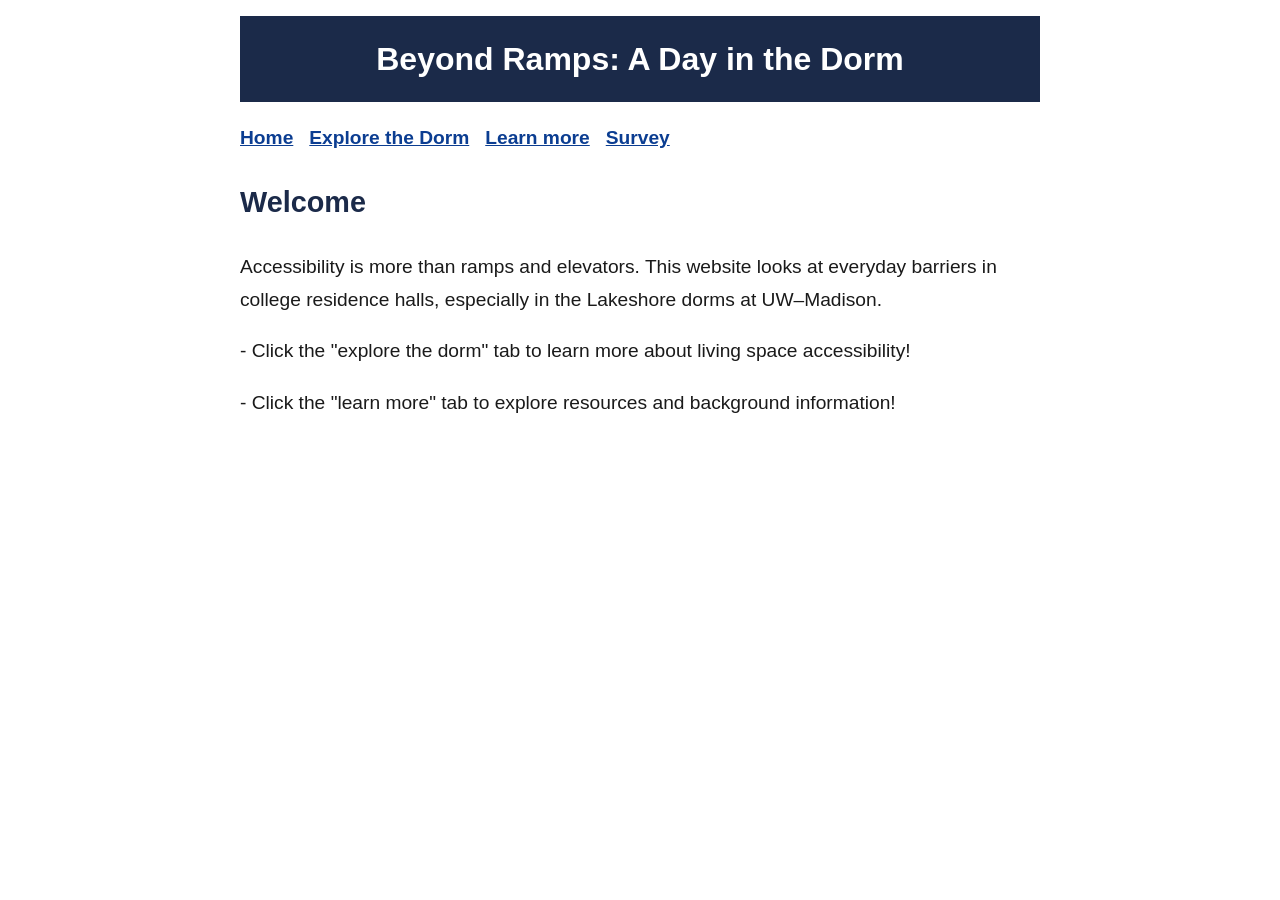
<file: index.html>
<!DOCTYPE html>
<html lang="en">
<head>
<meta charset="UTF-8">
<meta name="viewport" content="width=device-width, initial-scale=1">
<title>Beyond Ramps: A Day in the Dorm</title>
<link rel="stylesheet" href="styles.css">
</head>
<body>

<header>
  <h1>Beyond Ramps: A Day in the Dorm</h1>
</header>

<nav aria-label="Main navigation">
  <ul>
    <li><a href="index.html">Home</a></li>
    <li><a href="explore.html">Explore the Dorm</a></li>
    <li><a href="learn.html">Learn more</a></li>
    <li><a href="survey.html">Survey</a></li>
  </ul>
</nav>

<main>
  <h2>Welcome</h2>
  <p>Accessibility is more than ramps and elevators. This website looks at everyday barriers in college residence halls, especially in the Lakeshore dorms at UW–Madison.</p>
 <p> - Click the "explore the dorm" tab to learn more about living space accessibility! </p>
 <p> - Click the "learn more" tab to explore resources and background information! </p>
</main>

</body>
</html>
</file>
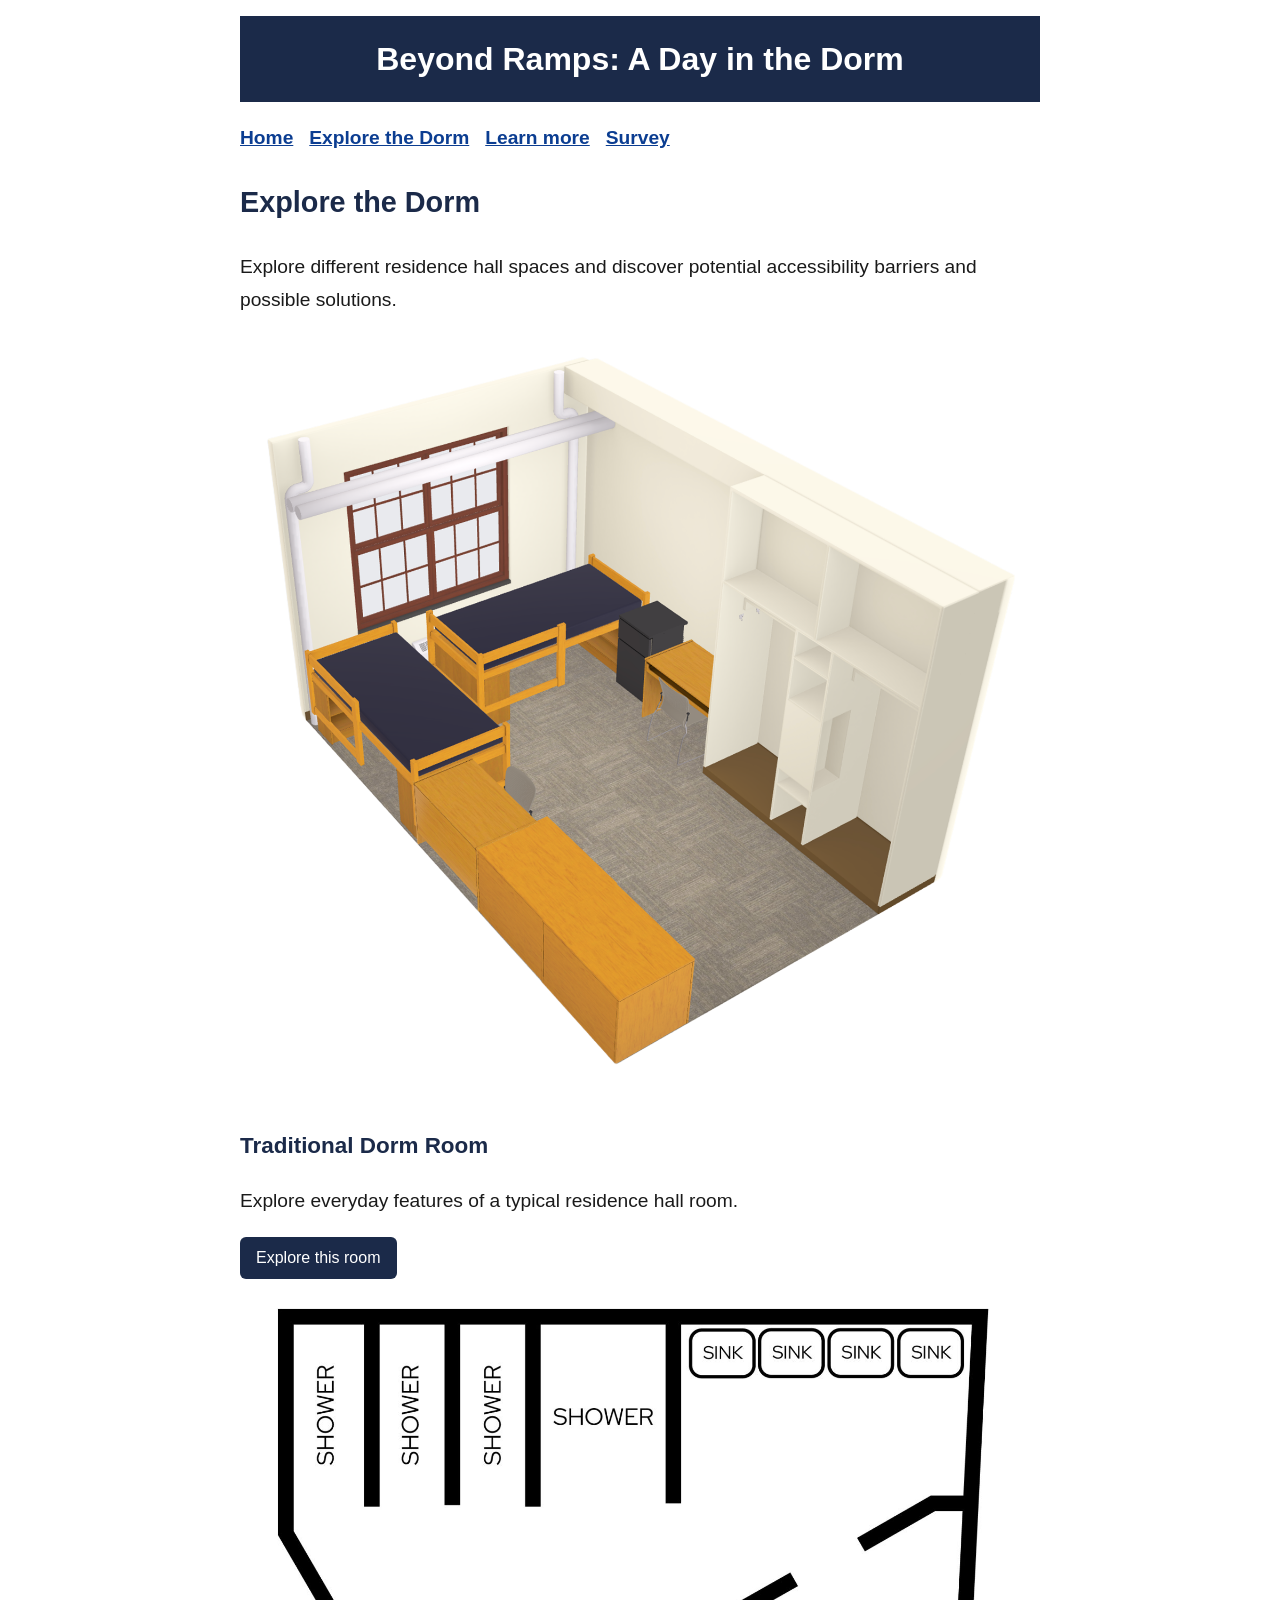
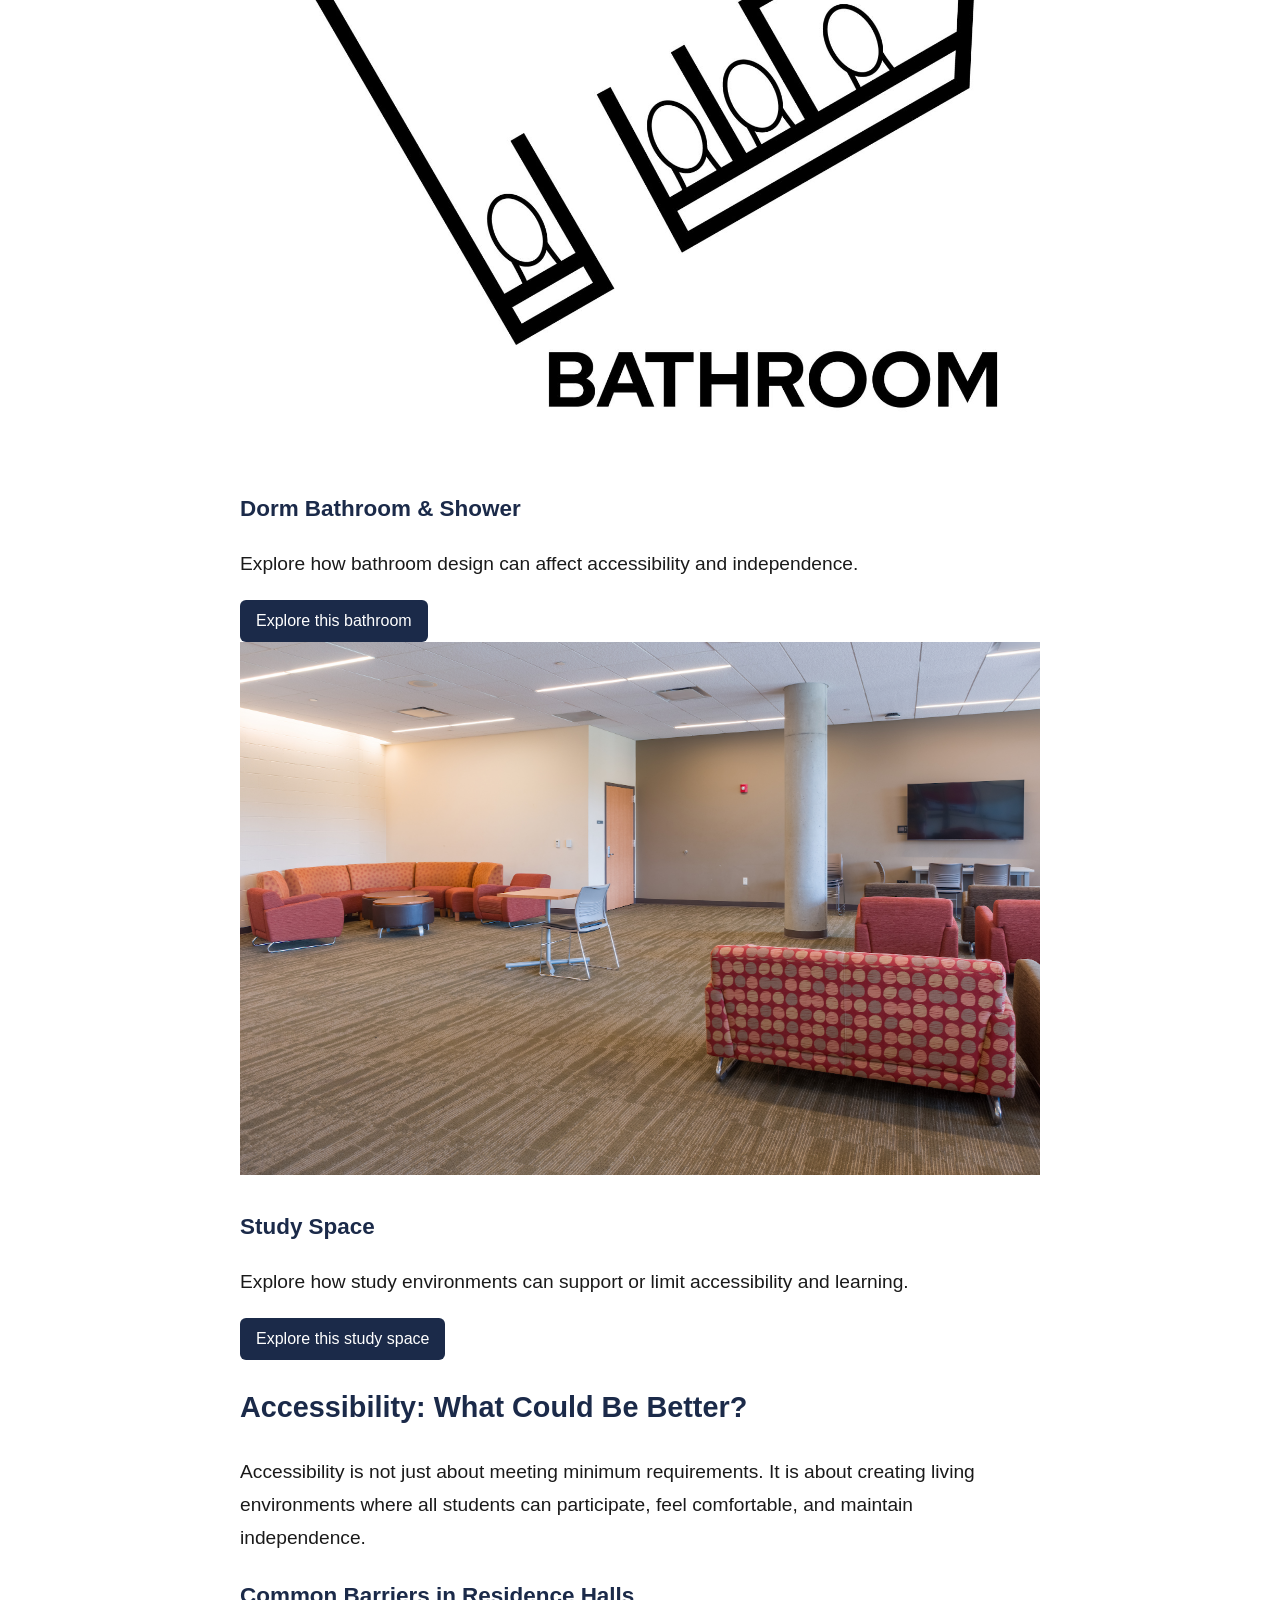
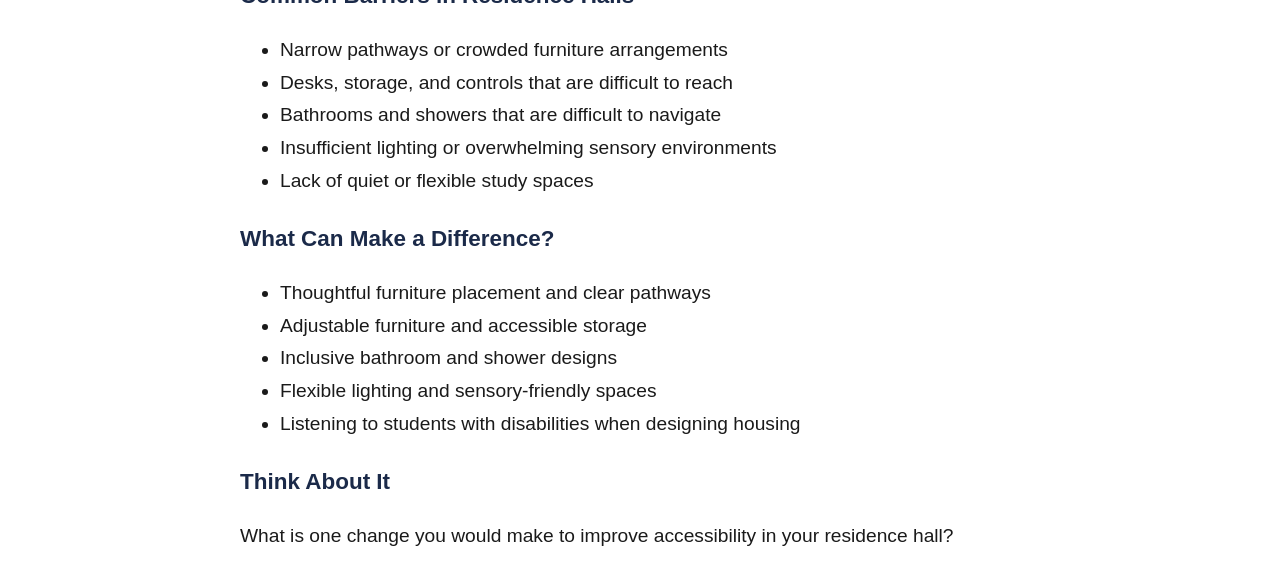
<file: explore.html>
<!DOCTYPE html>
<html lang="en">
<head>
  <meta charset="UTF-8">
  <meta name="viewport" content="width=device-width, initial-scale=1">
  <title>Explore the Dorm | Beyond Ramps</title>
  <link rel="stylesheet" href="styles.css">
</head>
<body>

<header>
  <h1>Beyond Ramps: A Day in the Dorm</h1>
</header>

<nav aria-label="Main navigation">
  <ul>
    <li><a href="index.html">Home</a></li>
    <li><a href="explore.html" aria-current="page">Explore the Dorm</a></li>
    <li><a href="learn.html">Learn more</a></li>
    <li><a href="survey.html">Survey</a></li>
  </ul>
</nav>

<main>
  <h2>Explore the Dorm</h2>
  <p>Explore different residence hall spaces and discover potential accessibility barriers and possible solutions.</p>

  <div class="photo-card">
    <img src="images/traditional-dorm.jpg" alt="Illustrated 3D view of a dorm room from above. Two wooden beds with dark blue mattresses sit in an L-shape along the left and back walls, beneath a large window. Wooden desks with chairs and a long wooden dresser line the walls. A tall cream-colored wardrobe with open shelves fills the right wall, and carpeted floor space is open through the middle of the room.">
    <h3>Traditional Dorm Room</h3>
    <p>Explore everyday features of a typical residence hall room.</p>
    <button type="button" onclick="document.getElementById('room-info').showModal()">
      Explore this room
    </button>
  </div>

  <dialog id="room-info" aria-labelledby="room-title">
    <h2 id="room-title">Traditional Dorm Room</h2>
    <p>Look closely at the room. Consider whether there is enough space to move between the beds, desks, and other furniture.</p>

    <h3>Things to consider:</h3>
    <ul>
      <li>Is there enough space for a wheelchair to turn and maneuver?</li>
      <li>Are walkways clear of backpacks, furniture, and other obstacles?</li>
      <li>Can someone reach the desk, closet, and storage areas?</li>
    </ul>

    <h3>Possible solutions:</h3>
    <ul>
      <li>Arrange furniture to create wider, unobstructed pathways.</li>
      <li>Move necessary storage features to more accessible locations.</li>
      <li>Consider adjustable furniture and accessible storage options.</li>
    </ul>

    <button type="button" onclick="document.getElementById('room-info').close()">
      Close
    </button>
  </dialog>

  <div class="photo-card">
    <img src="images/dorm-bathroom.jpg" alt="Black-and-white floor plan of a shared dorm bathroom. Four shower stalls run along the top left, and the fourth is wider than the others. Four sinks sit in a row at the top right. Four toilet stalls are along the bottom right, with one stall set apart from the other three.">
    <h3>Dorm Bathroom &amp; Shower</h3>
    <p>Explore how bathroom design can affect accessibility and independence.</p>
    <button type="button" onclick="document.getElementById('bathroom-info').showModal()">
      Explore this bathroom
    </button>
  </div>

  <dialog id="bathroom-info" aria-labelledby="bathroom-title">
    <h2 id="bathroom-title">Dorm Bathroom &amp; Shower</h2>
    <p>Bathrooms can present unique accessibility challenges.</p>

    <h3>Things to consider:</h3>
    <ul>
      <li>Is there enough room to maneuver?</li>
      <li>Is the shower entrance easy to access?</li>
      <li>Are grab bars available?</li>
      <li>Can someone reach the sink and bathroom supplies?</li>
    </ul>

    <h3>Possible solutions:</h3>
    <ul>
      <li>Provide roll-in or zero-threshold showers where appropriate.</li>
      <li>Install properly positioned grab bars.</li>
      <li>Ensure adequate maneuvering space.</li>
      <li>Provide accessible sinks and storage.</li>
    </ul>

    <button type="button" onclick="document.getElementById('bathroom-info').close()">
      Close
    </button>
  </dialog>

  <div class="photo-card">
    <img src="images/study-space.jpg" alt="Large carpeted lounge with a concrete column in the center. On the left, an orange curved sofa, red armchairs, and round ottomans form a seating cluster. On the right, red and brown armchairs and a red polka-dot sofa face a wall-mounted TV, and a study table with chairs sits along the back wall. A wooden door is at the back.">
    <h3>Study Space</h3>
    <p>Explore how study environments can support or limit accessibility and learning.</p>
    <button type="button" onclick="document.getElementById('study-info').showModal()">
      Explore this study space
    </button>
  </div>

  <dialog id="study-info" aria-labelledby="study-title">
    <h2 id="study-title">Study Space</h2>
    <p>A study environment should allow students with different physical, sensory, and learning needs to work comfortably.</p>

    <h3>Things to consider:</h3>
    <ul>
      <li>Is the desk an appropriate height for different users?</li>
      <li>Is there enough room to move around the furniture?</li>
      <li>Is the lighting adjustable and comfortable?</li>
      <li>Can students find a quieter place to focus?</li>
    </ul>

    <h3>Possible solutions:</h3>
    <ul>
      <li>Provide adjustable-height desks and accessible seating.</li>
      <li>Keep pathways clear and provide adequate maneuvering space.</li>
      <li>Offer adjustable lighting options.</li>
      <li>Provide quiet study areas with reduced sensory distractions.</li>
    </ul>

    <button type="button" onclick="document.getElementById('study-info').close()">
      Close
    </button>
  </dialog>

  <section id="accessibility-takeaways">
    <h2>Accessibility: What Could Be Better?</h2>

    <p>
      Accessibility is not just about meeting minimum requirements.
      It is about creating living environments where all students
      can participate, feel comfortable, and maintain independence.
    </p>

    <h3>Common Barriers in Residence Halls</h3>
    <ul>
      <li>Narrow pathways or crowded furniture arrangements</li>
      <li>Desks, storage, and controls that are difficult to reach</li>
      <li>Bathrooms and showers that are difficult to navigate</li>
      <li>Insufficient lighting or overwhelming sensory environments</li>
      <li>Lack of quiet or flexible study spaces</li>
    </ul>

    <h3>What Can Make a Difference?</h3>
    <ul>
      <li>Thoughtful furniture placement and clear pathways</li>
      <li>Adjustable furniture and accessible storage</li>
      <li>Inclusive bathroom and shower designs</li>
      <li>Flexible lighting and sensory-friendly spaces</li>
      <li>Listening to students with disabilities when designing housing</li>
    </ul>

    <h3>Think About It</h3>
    <p>
      What is one change you would make to improve accessibility
      in your residence hall?
    </p>
  </section>
</main>

</body>
</html>
</file>
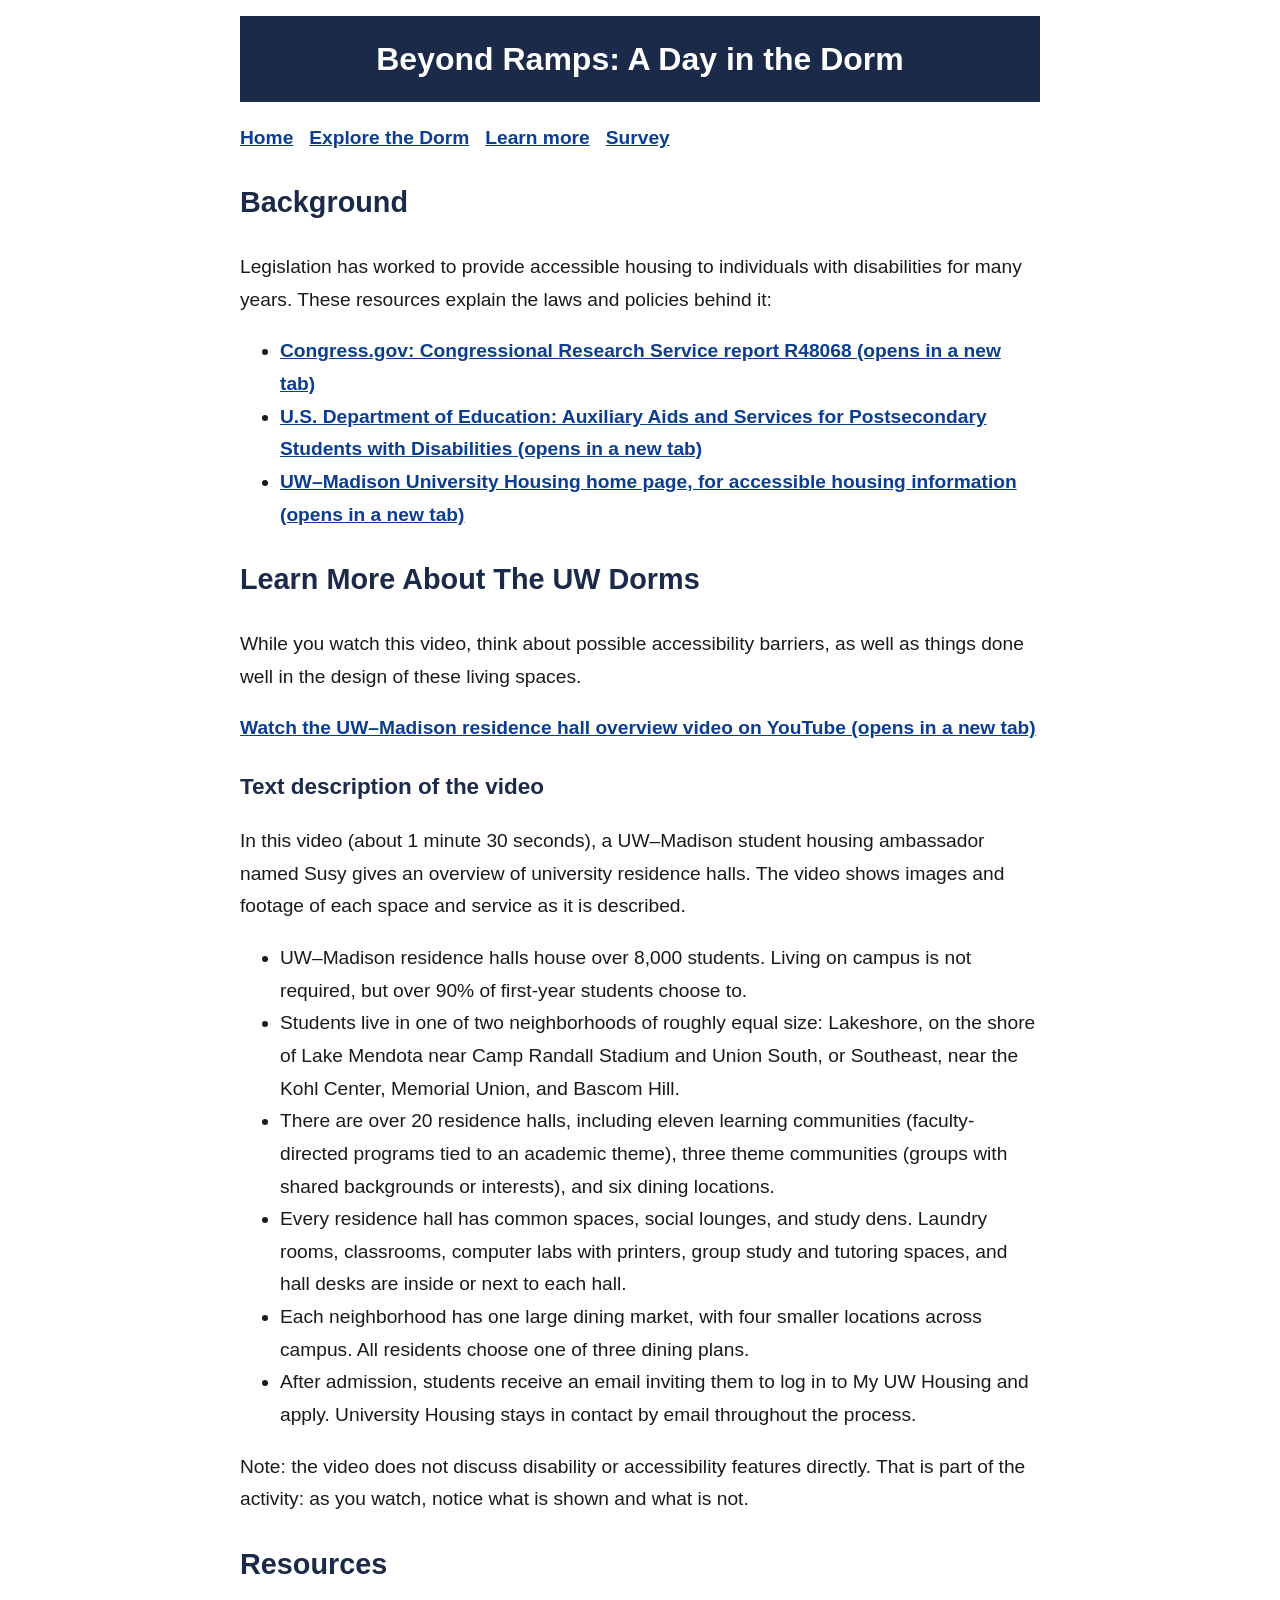
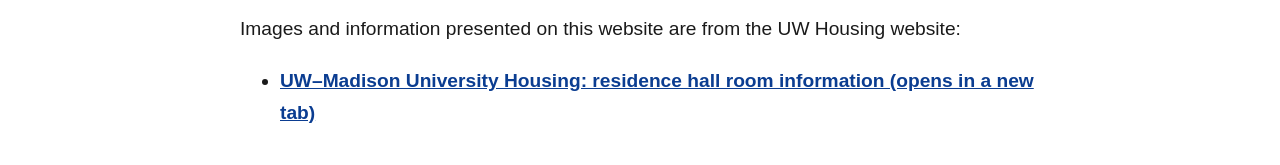
<file: learn.html>
<!DOCTYPE html>
<html lang="en">
<head>
<meta charset="UTF-8">
<meta name="viewport" content="width=device-width, initial-scale=1">
<title>Learn More | Beyond Ramps: A Day in the Dorm</title>
<link rel="stylesheet" href="styles.css">
</head>
<body>

<header>
  <h1>Beyond Ramps: A Day in the Dorm</h1>
</header>

<nav aria-label="Main navigation">
  <ul>
    <li><a href="index.html">Home</a></li>
    <li><a href="explore.html">Explore the Dorm</a></li>
    <li><a href="learn.html" aria-current="page">Learn more</a></li>
    <li><a href="survey.html">Survey</a></li>
  </ul>
</nav>

<main>
  <h2>Background</h2>

  <p>
    Legislation has worked to provide accessible housing to individuals
    with disabilities for many years. These resources explain the laws
    and policies behind it:
  </p>

  <ul>
    <li>
      <a href="https://www.congress.gov/crs-product/R48068"
         target="_blank" rel="noopener noreferrer">
        Congress.gov: Congressional Research Service report R48068 (opens in a new tab)
      </a>
    </li>
    <li>
      <a href="http://www.ed.gov/laws-and-policy/individuals-disabilities/auxiliary-aids-and-services-for-postsecondary-students-with-disabilities"
         target="_blank" rel="noopener noreferrer">
        U.S. Department of Education: Auxiliary Aids and Services for Postsecondary Students with Disabilities (opens in a new tab)
      </a>
    </li>
    <li>
      <a href="https://www.housing.wisc.edu/"
         target="_blank" rel="noopener noreferrer">
        UW–Madison University Housing home page, for accessible housing information (opens in a new tab)
      </a>
    </li>
  </ul>

  <h2>Learn More About The UW Dorms</h2>

  <p>
    While you watch this video, think about possible accessibility barriers,
    as well as things done well in the design of these living spaces.
  </p>

  <p>
    <a href="https://www.youtube.com/watch?v=00VdLu_qSlE"
       target="_blank" rel="noopener noreferrer">
      Watch the UW–Madison residence hall overview video on YouTube (opens in a new tab)
    </a>
  </p>

  <h3>Text description of the video</h3>
  <p>
    In this video (about 1 minute 30 seconds), a UW–Madison student housing
    ambassador named Susy gives an overview of university residence halls.
    The video shows images and footage of each space and service as it is described.
  </p>
  <ul>
    <li>UW–Madison residence halls house over 8,000 students. Living on campus is not required, but over 90% of first-year students choose to.</li>
    <li>Students live in one of two neighborhoods of roughly equal size: Lakeshore, on the shore of Lake Mendota near Camp Randall Stadium and Union South, or Southeast, near the Kohl Center, Memorial Union, and Bascom Hill.</li>
    <li>There are over 20 residence halls, including eleven learning communities (faculty-directed programs tied to an academic theme), three theme communities (groups with shared backgrounds or interests), and six dining locations.</li>
    <li>Every residence hall has common spaces, social lounges, and study dens. Laundry rooms, classrooms, computer labs with printers, group study and tutoring spaces, and hall desks are inside or next to each hall.</li>
    <li>Each neighborhood has one large dining market, with four smaller locations across campus. All residents choose one of three dining plans.</li>
    <li>After admission, students receive an email inviting them to log in to My UW Housing and apply. University Housing stays in contact by email throughout the process.</li>
  </ul>
  <p>
    Note: the video does not discuss disability or accessibility features directly.
    That is part of the activity: as you watch, notice what is shown and what is not.
  </p>

  <h2>Resources</h2>
  <p>
    Images and information presented on this website are from the UW Housing website:
  </p>
  <ul>
    <li>
      <a href="https://www.housing.wisc.edu/undergraduate/residence-halls/rooms/"
         target="_blank" rel="noopener noreferrer">
        UW–Madison University Housing: residence hall room information (opens in a new tab)
      </a>
    </li>
  </ul>
</main>

</body>
</html>
</file>
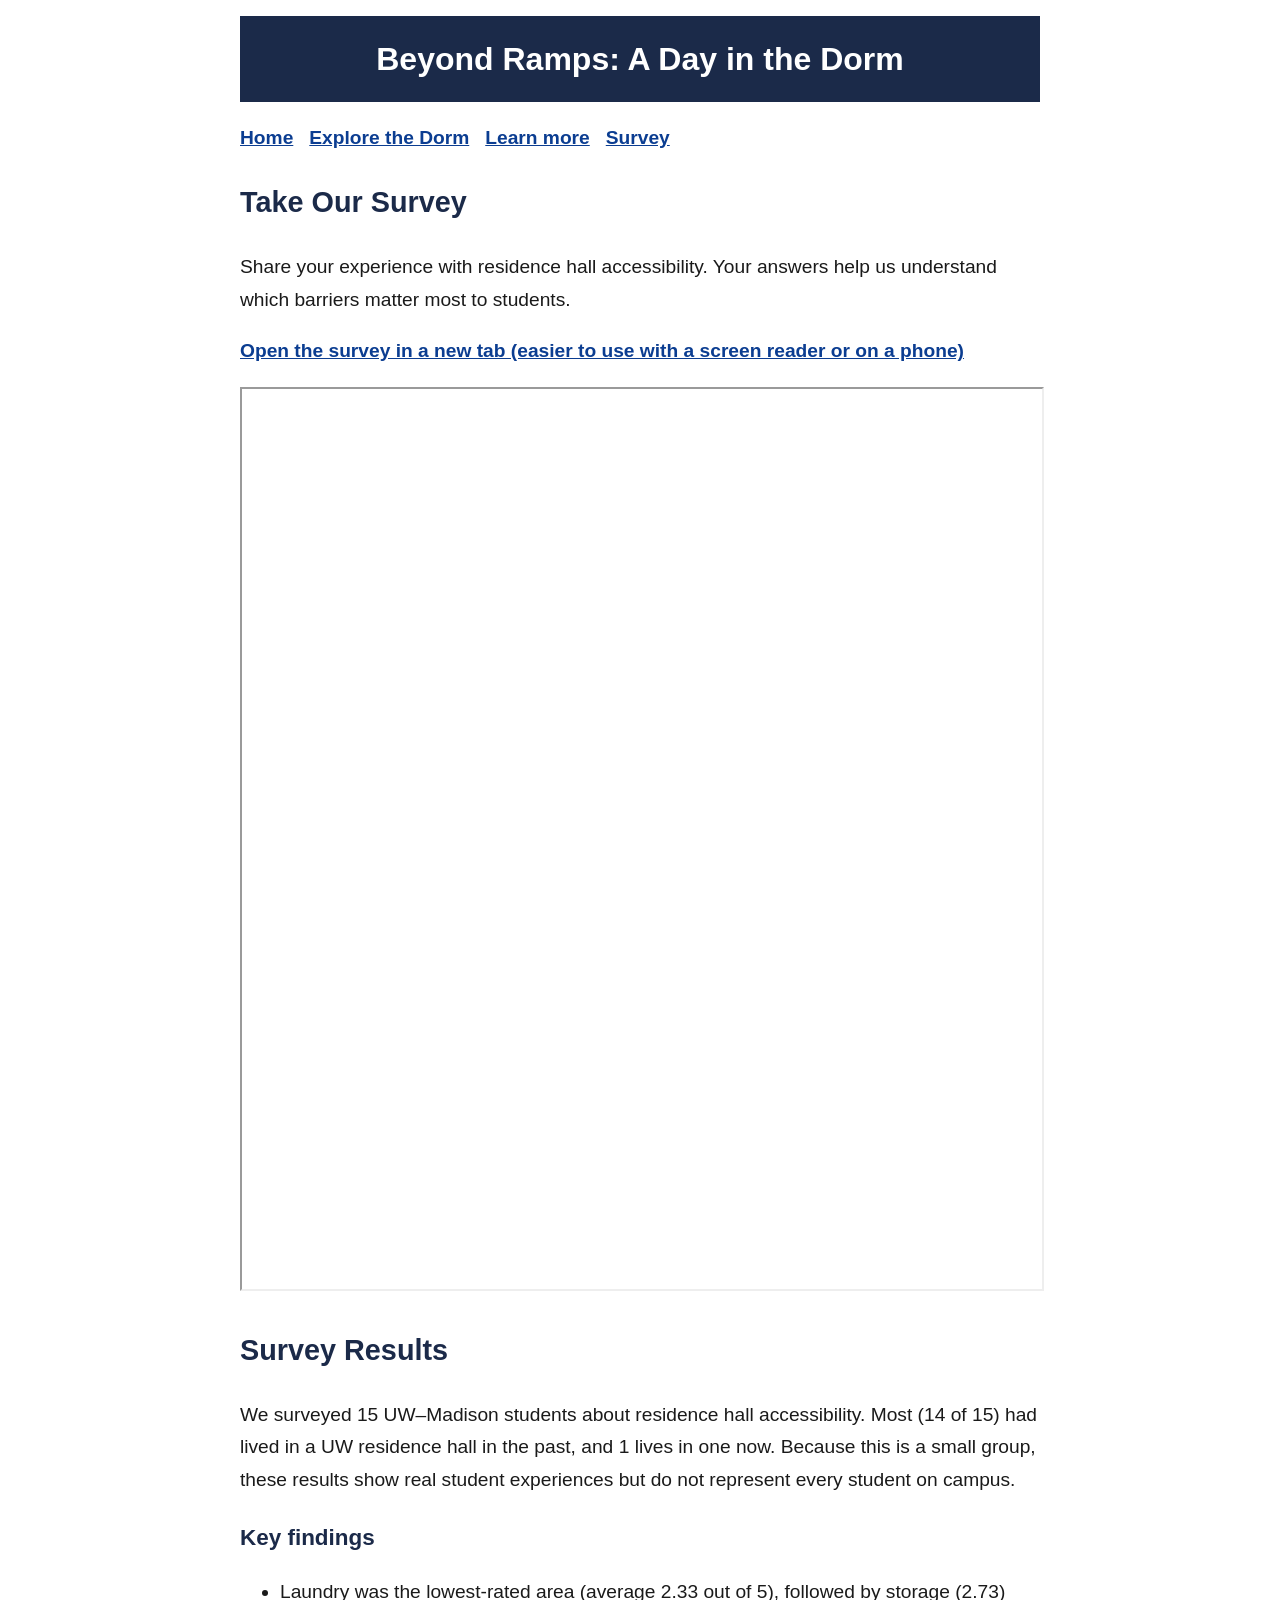
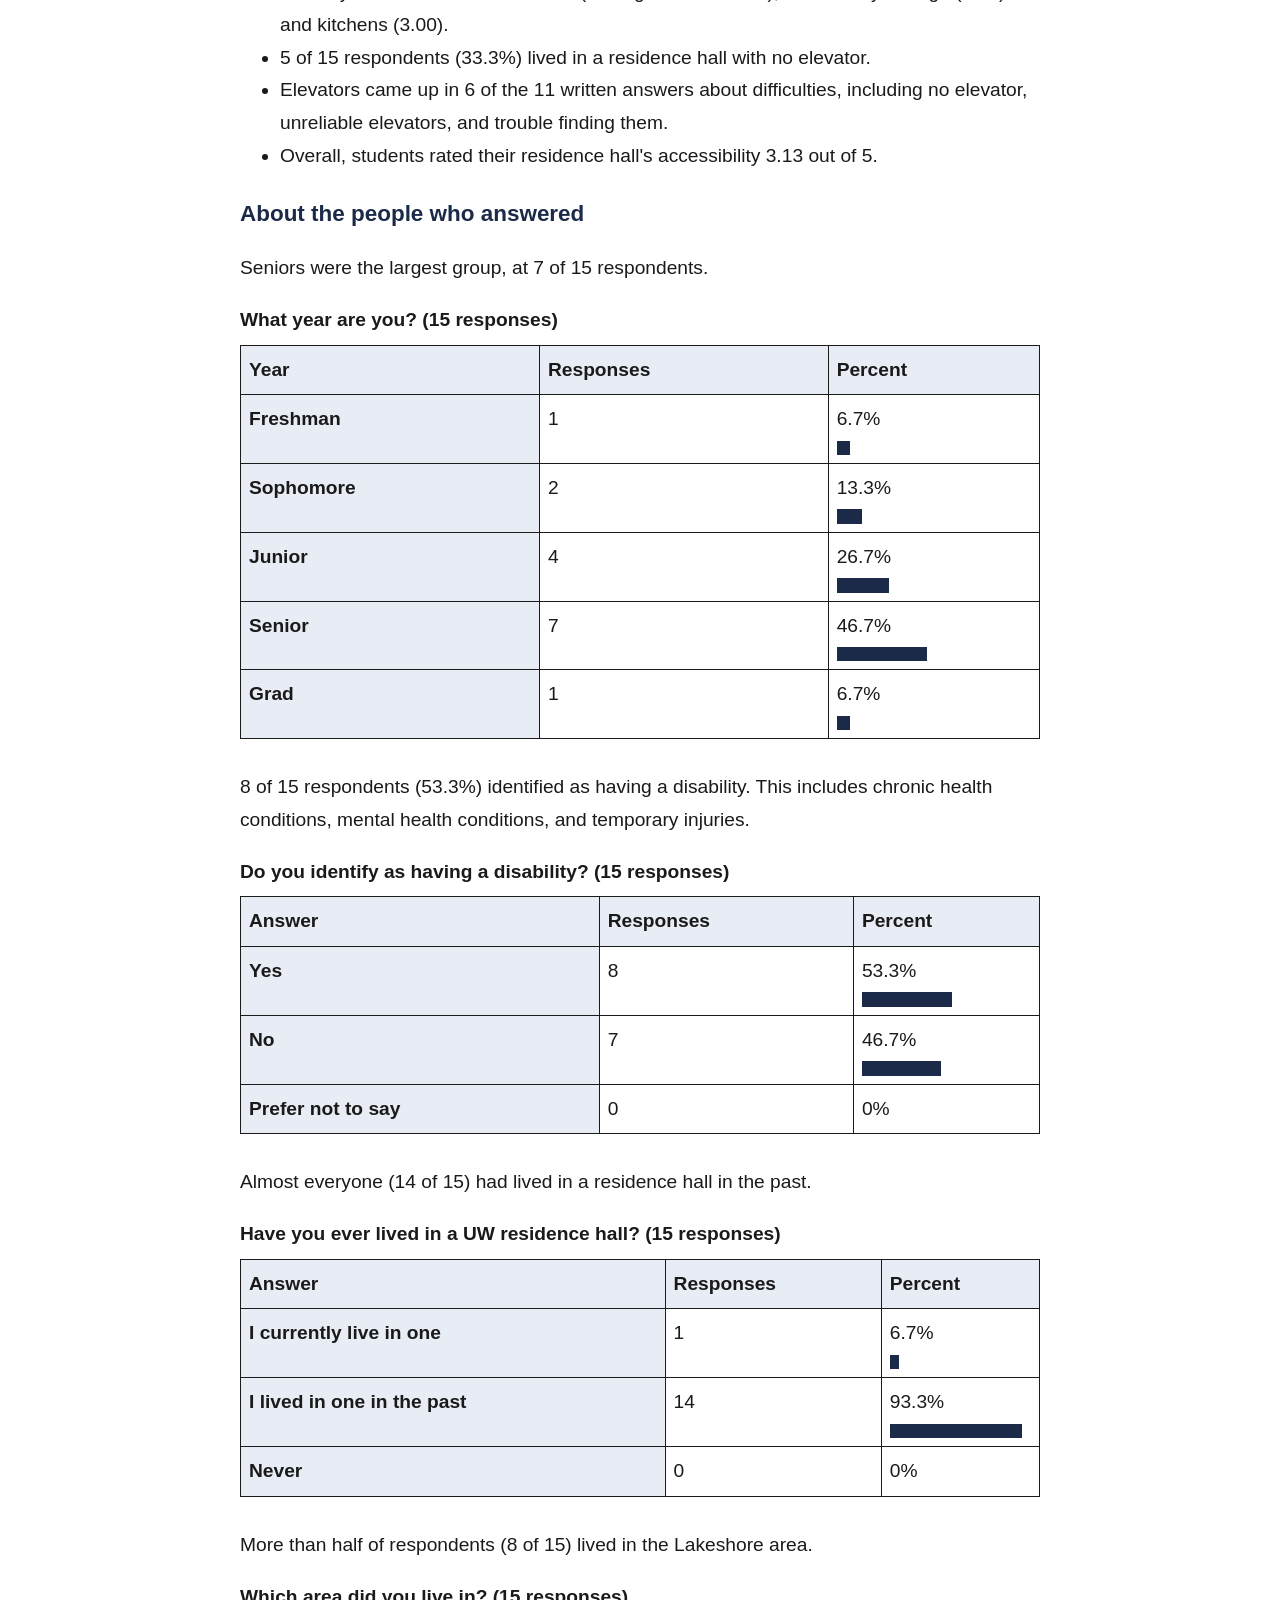
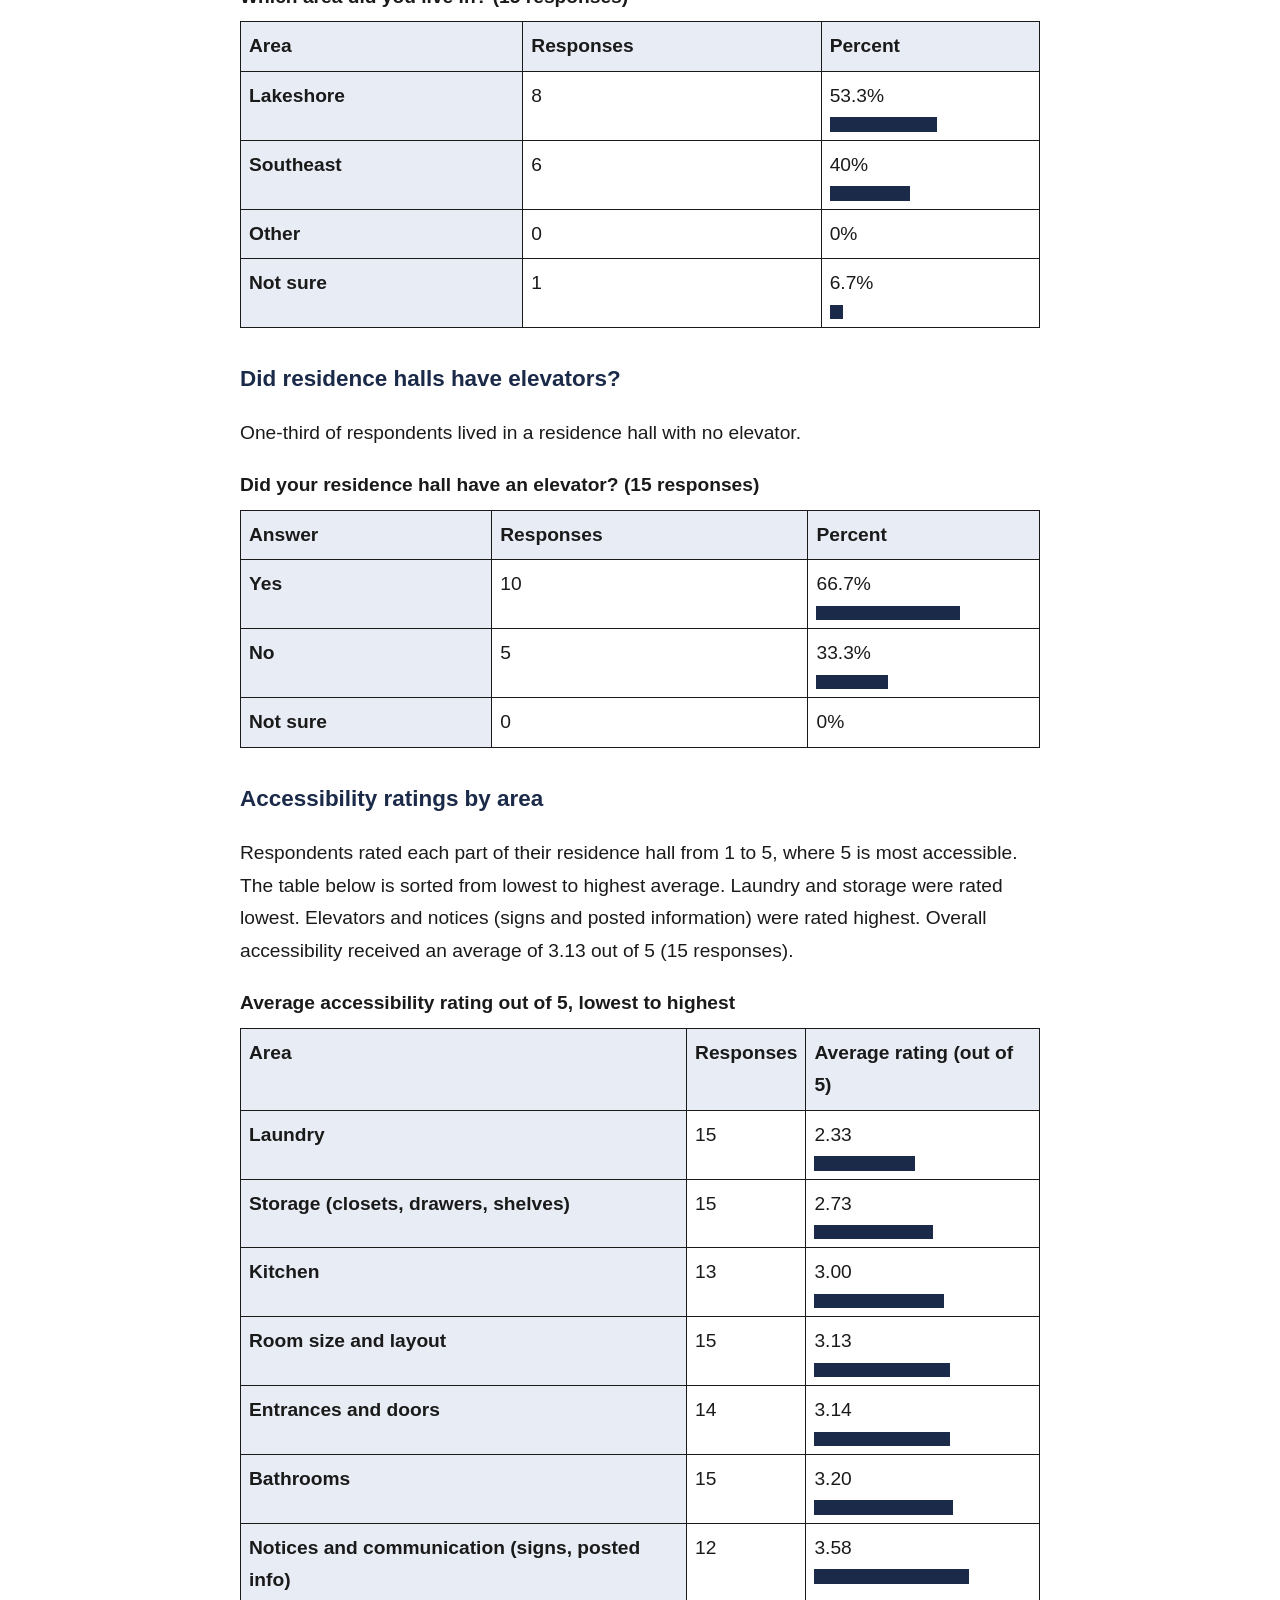
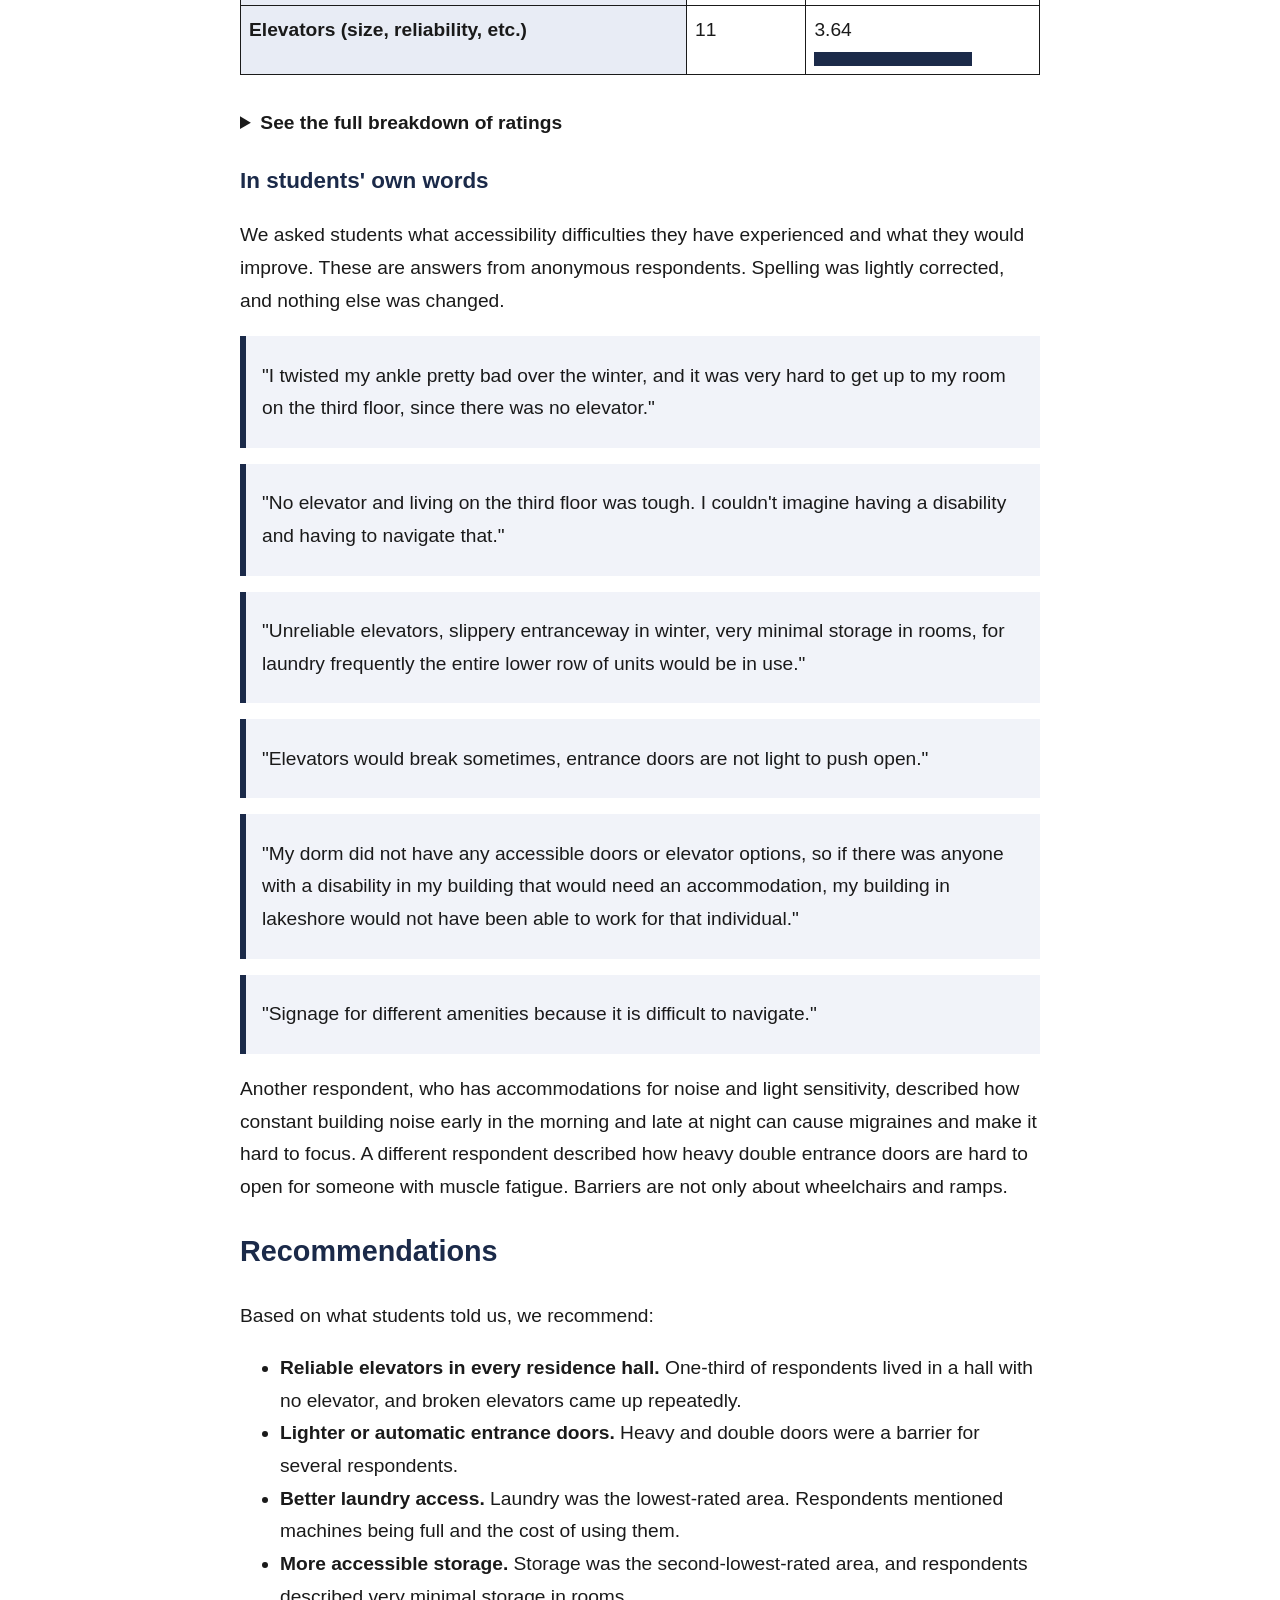
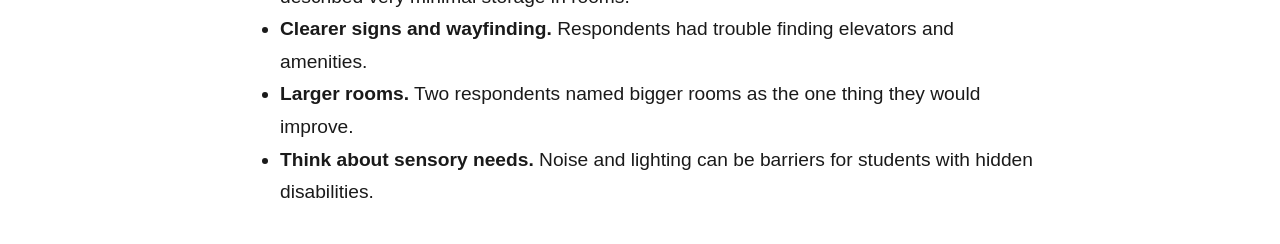
<file: survey.html>
<!DOCTYPE html>
<html lang="en">
<head>
<meta charset="UTF-8">
<meta name="viewport" content="width=device-width, initial-scale=1">
<title>Survey | Beyond Ramps: A Day in the Dorm</title>
<link rel="stylesheet" href="styles.css">
<style>
  table { border-collapse: collapse; width: 100%; margin: 1rem 0 2rem; }
  caption { font-weight: bold; text-align: left; margin-bottom: 0.5rem; }
  th, td { border: 1px solid #1a1a1a; padding: 0.5rem; text-align: left; vertical-align: top; }
  th { background-color: #e8ecf5; }
  .bar { display: block; height: 0.9rem; background-color: #1b2a49; margin-top: 0.3rem; }
  .table-scroll { overflow-x: auto; }
  blockquote { border-left: 6px solid #1b2a49; margin: 1rem 0; padding: 0.25rem 1rem; background-color: #f1f3f9; }
  details { margin: 1rem 0; }
  summary { cursor: pointer; font-weight: bold; }
  summary:focus { outline: 3px solid #b35900; outline-offset: 3px; }
</style>
</head>
<body>

<header>
  <h1>Beyond Ramps: A Day in the Dorm</h1>
</header>

<nav aria-label="Main navigation">
  <ul>
    <li><a href="index.html">Home</a></li>
    <li><a href="explore.html">Explore the Dorm</a></li>
    <li><a href="learn.html">Learn more</a></li>
    <li><a href="survey.html" aria-current="page">Survey</a></li>
  </ul>
</nav>

<main>
  <h2>Take Our Survey</h2>
  <p>Share your experience with residence hall accessibility. Your answers help us understand which barriers matter most to students.</p>
  <p><a href="https://docs.google.com/forms/d/e/1FAIpQLScmzjMuvW5gqgSlfYP1RegvO4cSAao-_IFPWMlP7f1xJ3vabw/viewform" target="_blank" rel="noopener noreferrer">Open the survey in a new tab (easier to use with a screen reader or on a phone)</a></p>

  <iframe
    src="https://docs.google.com/forms/d/e/1FAIpQLScmzjMuvW5gqgSlfYP1RegvO4cSAao-_IFPWMlP7f1xJ3vabw/viewform?embedded=true"
    title="Residence hall accessibility survey form"
    width="100%" height="900">
    Loading survey…
  </iframe>

  <h2>Survey Results</h2>
  <p>We surveyed 15 UW–Madison students about residence hall accessibility. Most (14 of 15) had lived in a UW residence hall in the past, and 1 lives in one now. Because this is a small group, these results show real student experiences but do not represent every student on campus.</p>

  <h3>Key findings</h3>
  <ul>
    <li>Laundry was the lowest-rated area (average 2.33 out of 5), followed by storage (2.73) and kitchens (3.00).</li>
    <li>5 of 15 respondents (33.3%) lived in a residence hall with no elevator.</li>
    <li>Elevators came up in 6 of the 11 written answers about difficulties, including no elevator, unreliable elevators, and trouble finding them.</li>
    <li>Overall, students rated their residence hall's accessibility 3.13 out of 5.</li>
  </ul>

  <h3>About the people who answered</h3>

  <p>Seniors were the largest group, at 7 of 15 respondents.</p>
  <table>
    <caption>What year are you? (15 responses)</caption>
    <thead>
      <tr><th scope="col">Year</th><th scope="col">Responses</th><th scope="col">Percent</th></tr>
    </thead>
    <tbody>
      <tr><th scope="row">Freshman</th><td>1</td><td>6.7%<span class="bar" style="width:6.7%"></span></td></tr>
      <tr><th scope="row">Sophomore</th><td>2</td><td>13.3%<span class="bar" style="width:13.3%"></span></td></tr>
      <tr><th scope="row">Junior</th><td>4</td><td>26.7%<span class="bar" style="width:26.7%"></span></td></tr>
      <tr><th scope="row">Senior</th><td>7</td><td>46.7%<span class="bar" style="width:46.7%"></span></td></tr>
      <tr><th scope="row">Grad</th><td>1</td><td>6.7%<span class="bar" style="width:6.7%"></span></td></tr>
    </tbody>
  </table>

  <p>8 of 15 respondents (53.3%) identified as having a disability. This includes chronic health conditions, mental health conditions, and temporary injuries.</p>
  <table>
    <caption>Do you identify as having a disability? (15 responses)</caption>
    <thead>
      <tr><th scope="col">Answer</th><th scope="col">Responses</th><th scope="col">Percent</th></tr>
    </thead>
    <tbody>
      <tr><th scope="row">Yes</th><td>8</td><td>53.3%<span class="bar" style="width:53.3%"></span></td></tr>
      <tr><th scope="row">No</th><td>7</td><td>46.7%<span class="bar" style="width:46.7%"></span></td></tr>
      <tr><th scope="row">Prefer not to say</th><td>0</td><td>0%</td></tr>
    </tbody>
  </table>

  <p>Almost everyone (14 of 15) had lived in a residence hall in the past.</p>
  <table>
    <caption>Have you ever lived in a UW residence hall? (15 responses)</caption>
    <thead>
      <tr><th scope="col">Answer</th><th scope="col">Responses</th><th scope="col">Percent</th></tr>
    </thead>
    <tbody>
      <tr><th scope="row">I currently live in one</th><td>1</td><td>6.7%<span class="bar" style="width:6.7%"></span></td></tr>
      <tr><th scope="row">I lived in one in the past</th><td>14</td><td>93.3%<span class="bar" style="width:93.3%"></span></td></tr>
      <tr><th scope="row">Never</th><td>0</td><td>0%</td></tr>
    </tbody>
  </table>

  <p>More than half of respondents (8 of 15) lived in the Lakeshore area.</p>
  <table>
    <caption>Which area did you live in? (15 responses)</caption>
    <thead>
      <tr><th scope="col">Area</th><th scope="col">Responses</th><th scope="col">Percent</th></tr>
    </thead>
    <tbody>
      <tr><th scope="row">Lakeshore</th><td>8</td><td>53.3%<span class="bar" style="width:53.3%"></span></td></tr>
      <tr><th scope="row">Southeast</th><td>6</td><td>40%<span class="bar" style="width:40%"></span></td></tr>
      <tr><th scope="row">Other</th><td>0</td><td>0%</td></tr>
      <tr><th scope="row">Not sure</th><td>1</td><td>6.7%<span class="bar" style="width:6.7%"></span></td></tr>
    </tbody>
  </table>

  <h3>Did residence halls have elevators?</h3>
  <p>One-third of respondents lived in a residence hall with no elevator.</p>
  <table>
    <caption>Did your residence hall have an elevator? (15 responses)</caption>
    <thead>
      <tr><th scope="col">Answer</th><th scope="col">Responses</th><th scope="col">Percent</th></tr>
    </thead>
    <tbody>
      <tr><th scope="row">Yes</th><td>10</td><td>66.7%<span class="bar" style="width:66.7%"></span></td></tr>
      <tr><th scope="row">No</th><td>5</td><td>33.3%<span class="bar" style="width:33.3%"></span></td></tr>
      <tr><th scope="row">Not sure</th><td>0</td><td>0%</td></tr>
    </tbody>
  </table>

  <h3>Accessibility ratings by area</h3>
  <p>Respondents rated each part of their residence hall from 1 to 5, where 5 is most accessible. The table below is sorted from lowest to highest average. Laundry and storage were rated lowest. Elevators and notices (signs and posted information) were rated highest. Overall accessibility received an average of 3.13 out of 5 (15 responses).</p>
  <table>
    <caption>Average accessibility rating out of 5, lowest to highest</caption>
    <thead>
      <tr><th scope="col">Area</th><th scope="col">Responses</th><th scope="col">Average rating (out of 5)</th></tr>
    </thead>
    <tbody>
      <tr><th scope="row">Laundry</th><td>15</td><td>2.33<span class="bar" style="width:46.6%"></span></td></tr>
      <tr><th scope="row">Storage (closets, drawers, shelves)</th><td>15</td><td>2.73<span class="bar" style="width:54.6%"></span></td></tr>
      <tr><th scope="row">Kitchen</th><td>13</td><td>3.00<span class="bar" style="width:60%"></span></td></tr>
      <tr><th scope="row">Room size and layout</th><td>15</td><td>3.13<span class="bar" style="width:62.6%"></span></td></tr>
      <tr><th scope="row">Entrances and doors</th><td>14</td><td>3.14<span class="bar" style="width:62.8%"></span></td></tr>
      <tr><th scope="row">Bathrooms</th><td>15</td><td>3.20<span class="bar" style="width:64%"></span></td></tr>
      <tr><th scope="row">Notices and communication (signs, posted info)</th><td>12</td><td>3.58<span class="bar" style="width:71.6%"></span></td></tr>
      <tr><th scope="row">Elevators (size, reliability, etc.)</th><td>11</td><td>3.64<span class="bar" style="width:72.8%"></span></td></tr>
    </tbody>
  </table>

  <details>
    <summary>See the full breakdown of ratings</summary>
    <div class="table-scroll">
      <table>
        <caption>Number of respondents giving each rating from 1 to 5</caption>
        <thead>
          <tr>
            <th scope="col">Area</th>
            <th scope="col">Rated 1</th>
            <th scope="col">Rated 2</th>
            <th scope="col">Rated 3</th>
            <th scope="col">Rated 4</th>
            <th scope="col">Rated 5</th>
            <th scope="col">Total responses</th>
          </tr>
        </thead>
        <tbody>
          <tr><th scope="row">Laundry</th><td>5</td><td>6</td><td>1</td><td>0</td><td>3</td><td>15</td></tr>
          <tr><th scope="row">Storage</th><td>1</td><td>6</td><td>5</td><td>2</td><td>1</td><td>15</td></tr>
          <tr><th scope="row">Kitchen</th><td>3</td><td>1</td><td>4</td><td>3</td><td>2</td><td>13</td></tr>
          <tr><th scope="row">Room size and layout</th><td>0</td><td>5</td><td>5</td><td>3</td><td>2</td><td>15</td></tr>
          <tr><th scope="row">Entrances and doors</th><td>2</td><td>2</td><td>3</td><td>6</td><td>1</td><td>14</td></tr>
          <tr><th scope="row">Bathrooms</th><td>2</td><td>2</td><td>4</td><td>5</td><td>2</td><td>15</td></tr>
          <tr><th scope="row">Notices and communication</th><td>0</td><td>1</td><td>5</td><td>4</td><td>2</td><td>12</td></tr>
          <tr><th scope="row">Elevators</th><td>0</td><td>1</td><td>4</td><td>4</td><td>2</td><td>11</td></tr>
          <tr><th scope="row">Overall accessibility</th><td>1</td><td>3</td><td>6</td><td>3</td><td>2</td><td>15</td></tr>
        </tbody>
      </table>
    </div>
  </details>

  <h3>In students' own words</h3>
  <p>We asked students what accessibility difficulties they have experienced and what they would improve. These are answers from anonymous respondents. Spelling was lightly corrected, and nothing else was changed.</p>

  <blockquote>
    <p>"I twisted my ankle pretty bad over the winter, and it was very hard to get up to my room on the third floor, since there was no elevator."</p>
  </blockquote>
  <blockquote>
    <p>"No elevator and living on the third floor was tough. I couldn't imagine having a disability and having to navigate that."</p>
  </blockquote>
  <blockquote>
    <p>"Unreliable elevators, slippery entranceway in winter, very minimal storage in rooms, for laundry frequently the entire lower row of units would be in use."</p>
  </blockquote>
  <blockquote>
    <p>"Elevators would break sometimes, entrance doors are not light to push open."</p>
  </blockquote>
  <blockquote>
    <p>"My dorm did not have any accessible doors or elevator options, so if there was anyone with a disability in my building that would need an accommodation, my building in lakeshore would not have been able to work for that individual."</p>
  </blockquote>
  <blockquote>
    <p>"Signage for different amenities because it is difficult to navigate."</p>
  </blockquote>

  <p>Another respondent, who has accommodations for noise and light sensitivity, described how constant building noise early in the morning and late at night can cause migraines and make it hard to focus. A different respondent described how heavy double entrance doors are hard to open for someone with muscle fatigue. Barriers are not only about wheelchairs and ramps.</p>

  <h2>Recommendations</h2>
  <p>Based on what students told us, we recommend:</p>
  <ul>
    <li><strong>Reliable elevators in every residence hall.</strong> One-third of respondents lived in a hall with no elevator, and broken elevators came up repeatedly.</li>
    <li><strong>Lighter or automatic entrance doors.</strong> Heavy and double doors were a barrier for several respondents.</li>
    <li><strong>Better laundry access.</strong> Laundry was the lowest-rated area. Respondents mentioned machines being full and the cost of using them.</li>
    <li><strong>More accessible storage.</strong> Storage was the second-lowest-rated area, and respondents described very minimal storage in rooms.</li>
    <li><strong>Clearer signs and wayfinding.</strong> Respondents had trouble finding elevators and amenities.</li>
    <li><strong>Larger rooms.</strong> Two respondents named bigger rooms as the one thing they would improve.</li>
    <li><strong>Think about sensory needs.</strong> Noise and lighting can be barriers for students with hidden disabilities.</li>
  </ul>
</main>

</body>
</html>
</file>
<file: styles.css>
body {
  font-family: Verdana, Arial, sans-serif;
  font-size: 1.2rem;
  line-height: 1.7;
  background-color: #ffffff;
  color: #1a1a1a;
  max-width: 800px;
  margin: 0 auto;
  padding: 1rem;
}

header {
  background-color: #1b2a49;
  color: #ffffff;
  padding: 1rem;
  text-align: center;
}

h1 {
  margin: 0;
  font-size: 2rem;
}

h2 {
  color: #1b2a49;
}

nav ul {
  list-style-type: none;
  padding: 0;
  display: flex;
  flex-wrap: wrap;
  gap: 1rem;
}

a {
  color: #0b3d91;
  text-decoration: underline;
  font-weight: bold;
}

a:hover {
  background-color: #ffe9a8;
}

a:focus {
  outline: 3px solid #b35900;
  outline-offset: 3px;
}

img {
  max-width: 100%;
  height: auto;
}h3 {
color: #1b2a49;
  margin-bottom: 0.5rem;
}

.photo-card button {
  background-color: #1b2a49;
  color: white;
  padding: 0.75rem 1rem;
  border: none;
  border-radius: 6px;
  font-size: 1rem;
  cursor: pointer;
}
.photo-card button:hover {
  background-color: #304a78;
}
.video-container {
  position: relative;
  width: 100%;
  aspect-ratio: 16 / 9;
  margin: 1.5rem 0;
}

.video-container iframe {
  width: 100%;
  height: 100%;
  border: none;
  border-radius: 8px;
}
</file>
